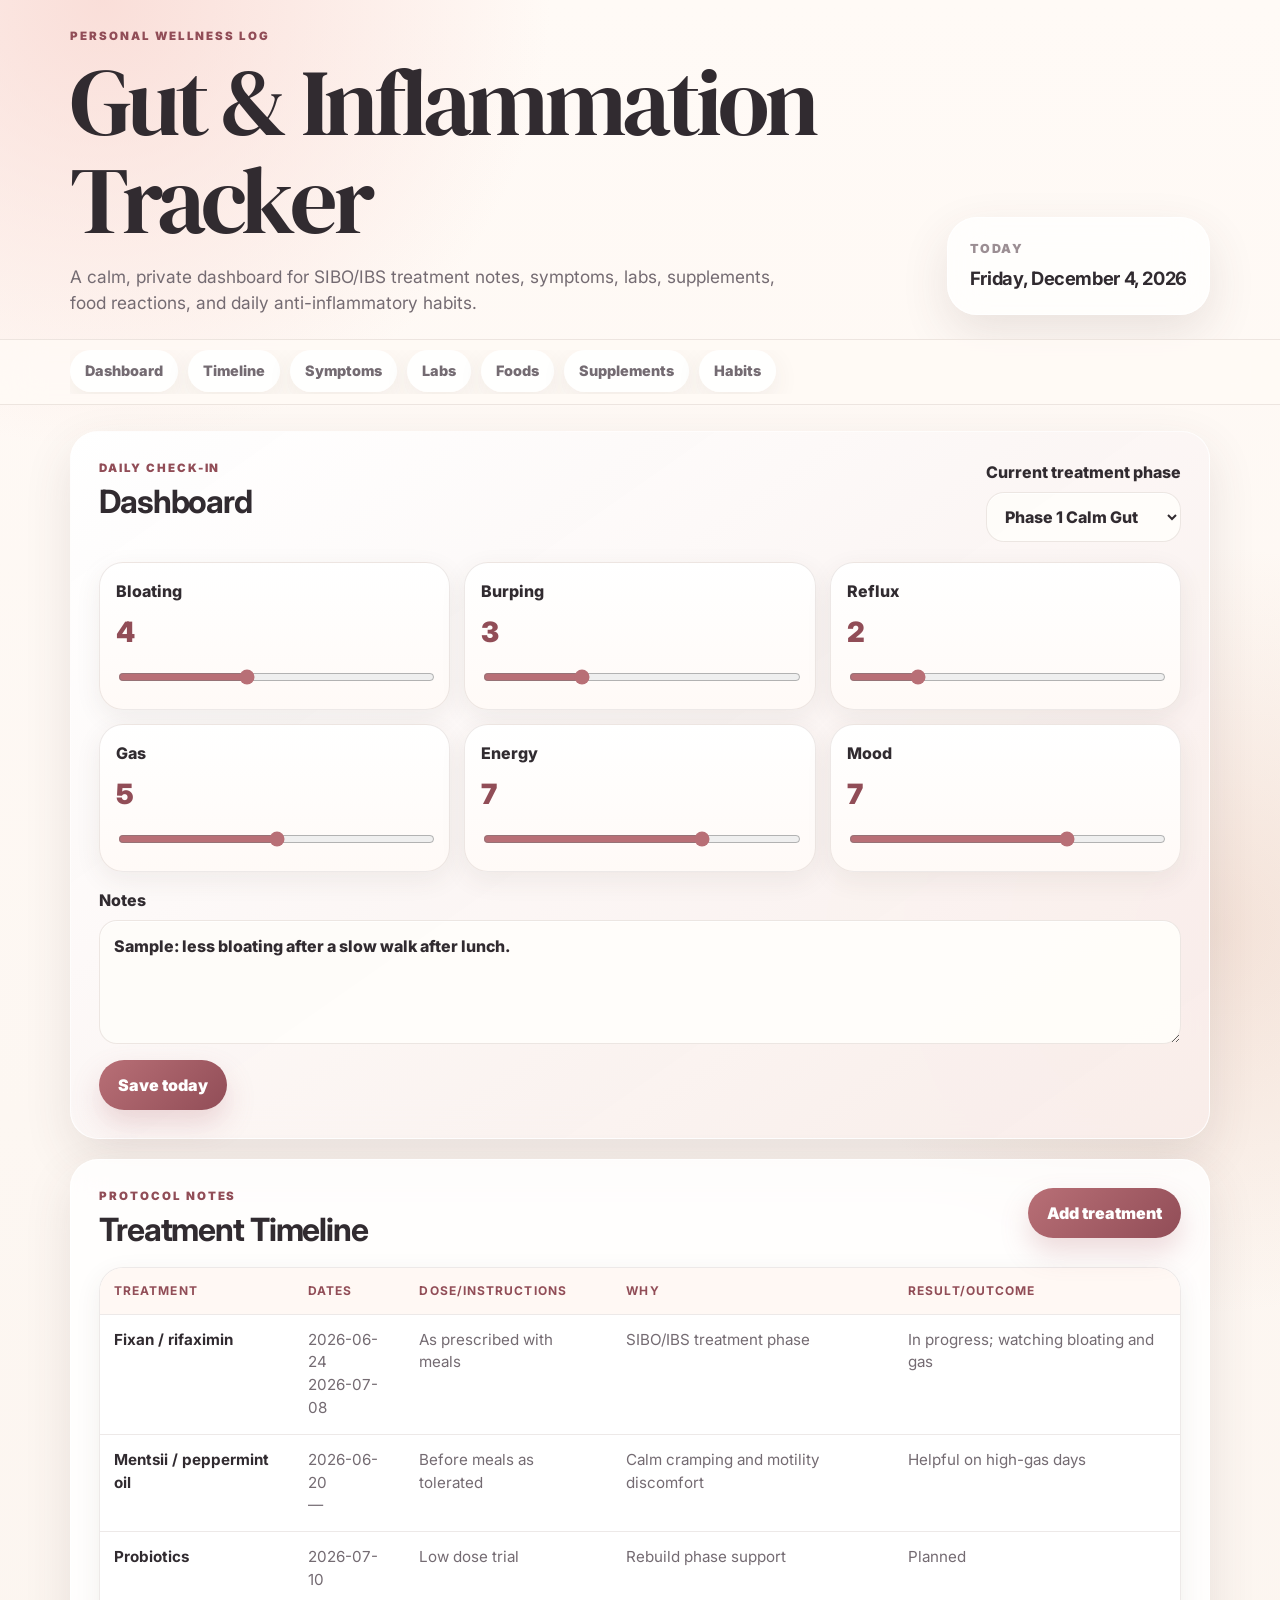
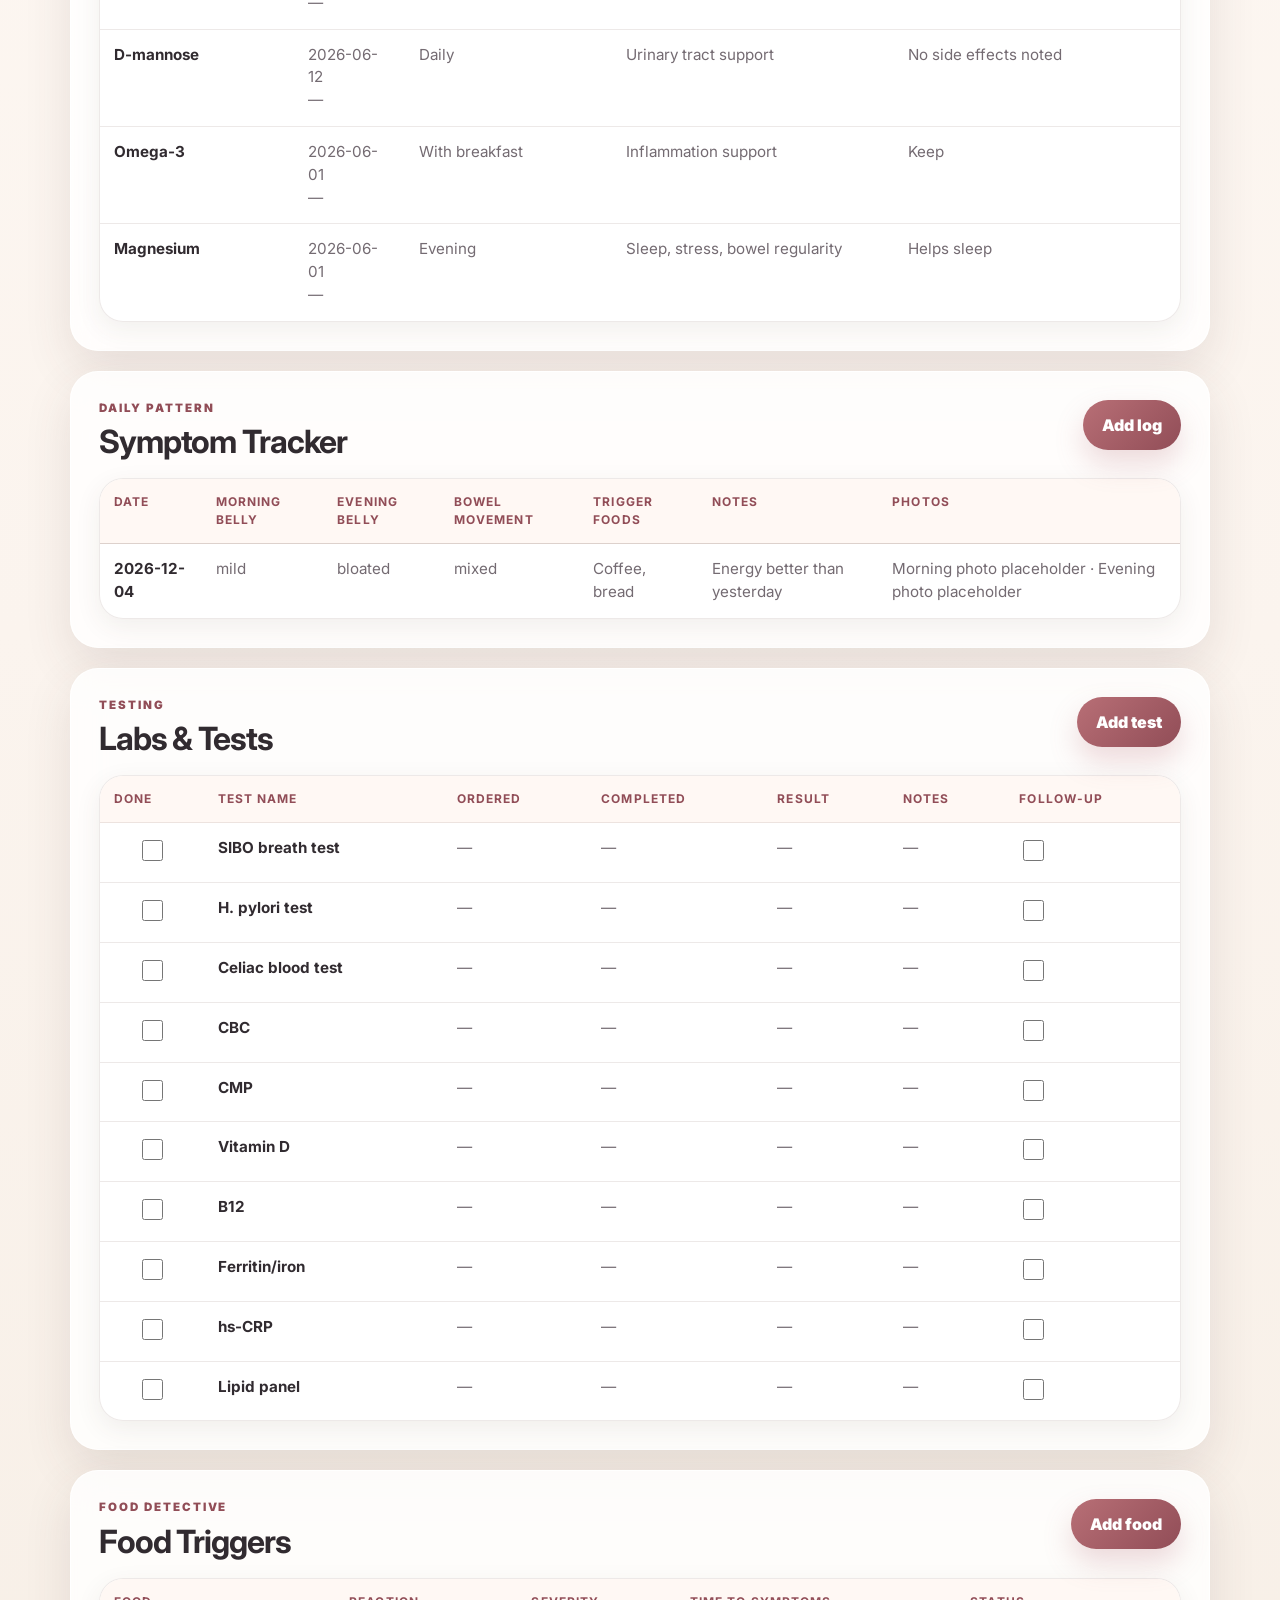
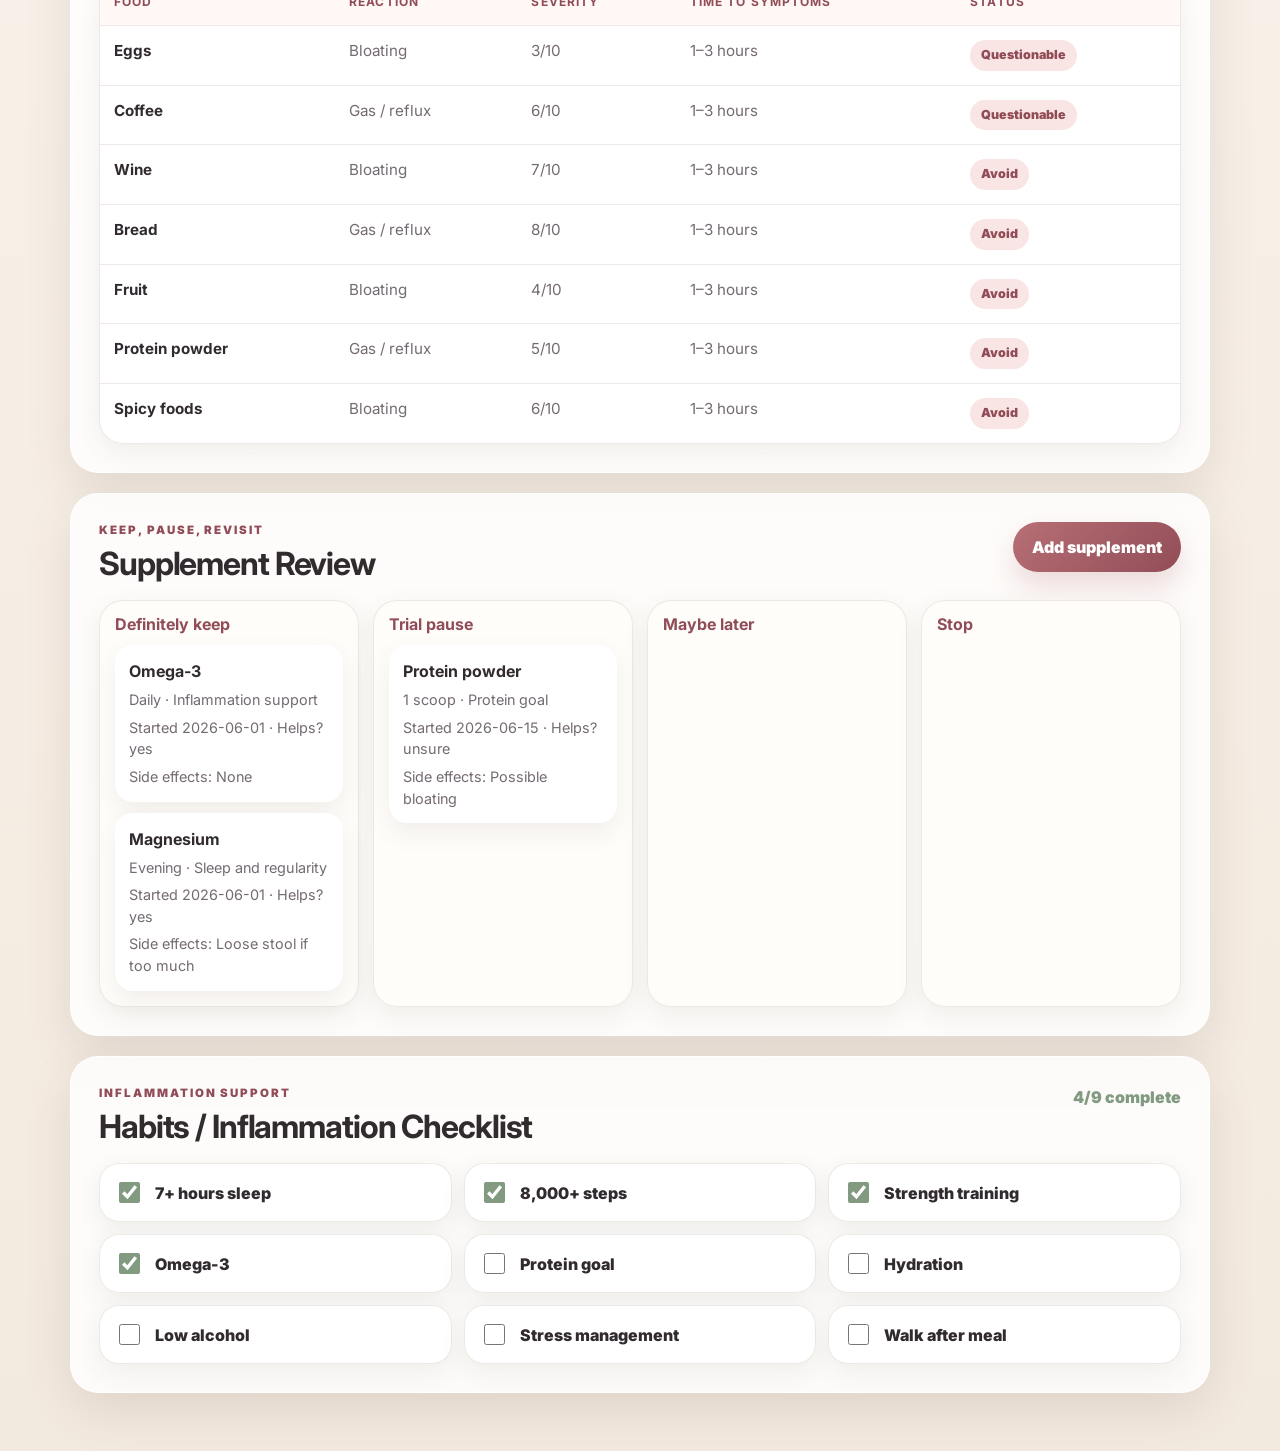
<file: index.html>
<!DOCTYPE html>
<html lang="en">
<head>
  <meta charset="UTF-8" />
  <meta name="viewport" content="width=device-width, initial-scale=1.0" />
  <meta name="description" content="Gut & Inflammation Tracker is a private browser-based dashboard for symptoms, treatments, labs, food triggers, supplements, and daily habits." />
  <title>Gut & Inflammation Tracker</title>
  <link rel="preconnect" href="https://fonts.googleapis.com" />
  <link rel="preconnect" href="https://fonts.gstatic.com" crossorigin />
  <link href="https://fonts.googleapis.com/css2?family=DM+Serif+Display&family=Inter:wght@400;500;600;700;800&display=swap" rel="stylesheet" />
  <link rel="stylesheet" href="styles.css" />
</head>
<body>
  <header class="app-header">
    <div class="container header-content">
      <div>
        <p class="eyebrow">Personal wellness log</p>
        <h1>Gut & Inflammation Tracker</h1>
        <p class="header-copy">A calm, private dashboard for SIBO/IBS treatment notes, symptoms, labs, supplements, food reactions, and daily anti-inflammatory habits.</p>
      </div>
      <div class="date-card" aria-label="Today's date">
        <span>Today</span>
        <strong id="todayDate">Loading…</strong>
      </div>
    </div>
  </header>

  <nav class="section-nav top-tabs" aria-label="Dashboard sections">
    <div class="container nav-scroll">
      <a href="#dashboard">Dashboard</a>
      <a href="#timeline">Timeline</a>
      <a href="#symptoms">Symptoms</a>
      <a href="#labs">Labs</a>
      <a href="#foods">Foods</a>
      <a href="#supplements">Supplements</a>
      <a href="#habits">Habits</a>
    </div>
  </nav>

  <main class="container app-shell">
    <section id="dashboard" class="card hero-dashboard">
      <div class="card-heading">
        <div>
          <p class="eyebrow">Daily check-in</p>
          <h2>Dashboard</h2>
        </div>
        <label class="phase-select">Current treatment phase
          <select id="phaseSelect">
            <option>Phase 1 Calm Gut</option>
            <option>Phase 2 Rebuild</option>
            <option>Phase 3 Optimize</option>
          </select>
        </label>
      </div>
      <form id="todayForm" class="stacked-form">
        <div class="score-grid" id="scoreGrid"></div>
        <label>Notes
          <textarea id="dailyNotes" rows="4" placeholder="Meals, stress, cycle, medications, wins, or anything notable…"></textarea>
        </label>
        <div class="form-actions">
          <button type="submit">Save today</button>
          <span id="saveStatus" role="status" aria-live="polite"></span>
        </div>
      </form>
    </section>

    <section id="timeline" class="card">
      <div class="card-heading">
        <div><p class="eyebrow">Protocol notes</p><h2>Treatment Timeline</h2></div>
        <button class="small-button" data-add="treatments">Add treatment</button>
      </div>
      <div class="table-wrap"><table><thead><tr><th>Treatment</th><th>Dates</th><th>Dose/instructions</th><th>Why</th><th>Result/outcome</th></tr></thead><tbody id="treatmentsRows"></tbody></table></div>
    </section>

    <section id="symptoms" class="card">
      <div class="card-heading">
        <div><p class="eyebrow">Daily pattern</p><h2>Symptom Tracker</h2></div>
        <button class="small-button" data-add="symptoms">Add log</button>
      </div>
      <div class="table-wrap"><table><thead><tr><th>Date</th><th>Morning belly</th><th>Evening belly</th><th>Bowel movement</th><th>Trigger foods</th><th>Notes</th><th>Photos</th></tr></thead><tbody id="symptomsRows"></tbody></table></div>
    </section>

    <section id="labs" class="card">
      <div class="card-heading">
        <div><p class="eyebrow">Testing</p><h2>Labs & Tests</h2></div>
        <button class="small-button" data-add="labs">Add test</button>
      </div>
      <div class="table-wrap"><table><thead><tr><th>Done</th><th>Test name</th><th>Ordered</th><th>Completed</th><th>Result</th><th>Notes</th><th>Follow-up</th></tr></thead><tbody id="labsRows"></tbody></table></div>
    </section>

    <section id="foods" class="card">
      <div class="card-heading">
        <div><p class="eyebrow">Food detective</p><h2>Food Triggers</h2></div>
        <button class="small-button" data-add="foods">Add food</button>
      </div>
      <div class="table-wrap"><table><thead><tr><th>Food</th><th>Reaction</th><th>Severity</th><th>Time to symptoms</th><th>Status</th></tr></thead><tbody id="foodsRows"></tbody></table></div>
    </section>

    <section id="supplements" class="card">
      <div class="card-heading">
        <div><p class="eyebrow">Keep, pause, revisit</p><h2>Supplement Review</h2></div>
        <button class="small-button" data-add="supplements">Add supplement</button>
      </div>
      <div id="supplementBoard" class="supplement-board"></div>
    </section>

    <section id="habits" class="card">
      <div class="card-heading">
        <div><p class="eyebrow">Inflammation support</p><h2>Habits / Inflammation Checklist</h2></div>
        <span class="habit-count" id="habitCount">0/9 complete</span>
      </div>
      <div id="habitGrid" class="habit-grid"></div>
    </section>
  </main>

  <nav class="bottom-tabs" aria-label="Primary app tabs">
    <a href="#dashboard"><span>⌂</span>Dashboard</a>
    <a href="#symptoms"><span>◐</span>Symptoms</a>
    <a href="#timeline"><span>↗</span>Timeline</a>
    <a href="#labs"><span>☑</span>Labs</a>
    <a href="#supplements"><span>✦</span>Supps</a>
  </nav>

  <template id="entryModalTemplate">
    <dialog class="entry-modal">
      <form method="dialog" class="modal-card">
        <div class="card-heading"><h2 id="modalTitle">Add entry</h2><button class="icon-button" value="cancel" aria-label="Close">×</button></div>
        <div id="modalFields" class="modal-fields"></div>
        <button id="modalSave" value="default">Save entry</button>
      </form>
    </dialog>
  </template>

  <script src="app.js"></script>
</body>
</html>
</file>
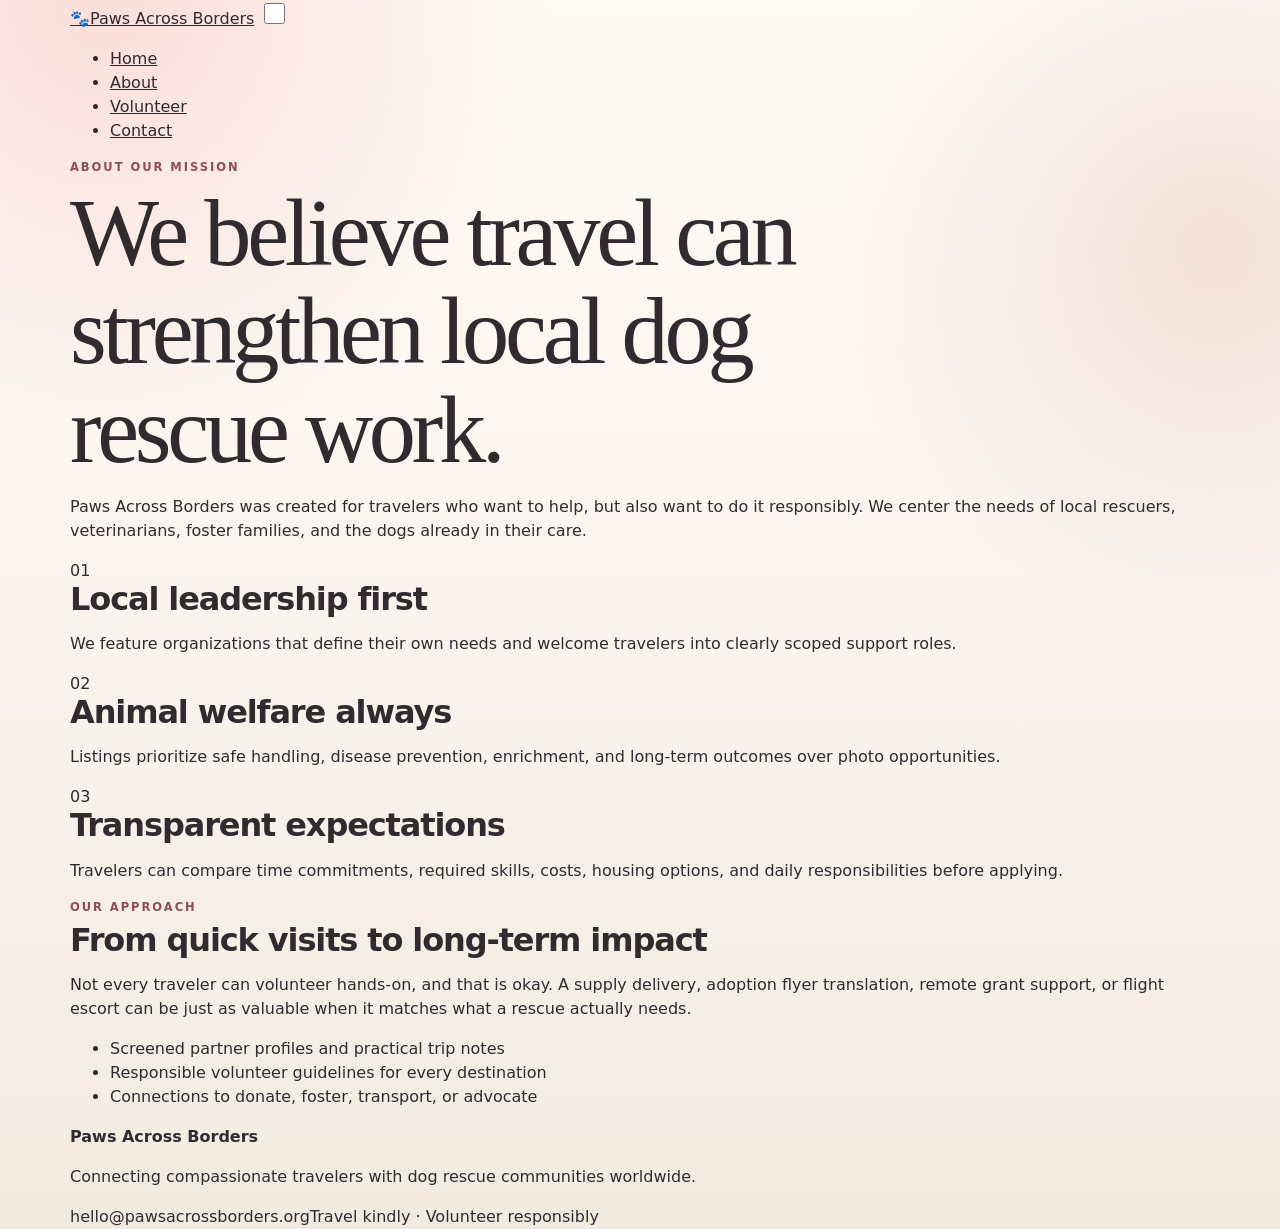
<file: about.html>
<!DOCTYPE html>
<html lang="en">
<head>
  <meta charset="UTF-8" />
  <meta name="viewport" content="width=device-width, initial-scale=1.0" />
  <meta name="description" content="Learn about Paws Across Borders and our responsible approach to dog rescue travel volunteering." />
  <title>About | Paws Across Borders</title>
  <link rel="preconnect" href="https://fonts.googleapis.com" />
  <link rel="preconnect" href="https://fonts.gstatic.com" crossorigin />
  <link href="https://fonts.googleapis.com/css2?family=Nunito:wght@500;700;800;900&family=Source+Sans+3:wght@400;500;600;700&display=swap" rel="stylesheet" />
  <link rel="stylesheet" href="styles.css" />
</head>
<body>
  <header class="site-header">
    <nav class="navbar container" aria-label="Primary navigation">
      <a class="brand" href="index.html"><span class="brand-mark">🐾</span><span>Paws Across Borders</span></a>
      <input class="nav-toggle" type="checkbox" id="nav-toggle" aria-label="Toggle navigation" />
      <label class="nav-toggle-label" for="nav-toggle"><span></span></label>
      <ul class="nav-links">
        <li><a href="index.html">Home</a></li>
        <li><a class="active" href="about.html">About</a></li>
        <li><a href="volunteer.html">Volunteer</a></li>
        <li><a href="contact.html">Contact</a></li>
      </ul>
    </nav>
  </header>

  <main>
    <section class="page-hero section-pad">
      <div class="container narrow">
        <p class="eyebrow">About our mission</p>
        <h1>We believe travel can strengthen local dog rescue work.</h1>
        <p>Paws Across Borders was created for travelers who want to help, but also want to do it responsibly. We center the needs of local rescuers, veterinarians, foster families, and the dogs already in their care.</p>
      </div>
    </section>

    <section class="section-pad">
      <div class="container values-grid">
        <article>
          <span class="number">01</span>
          <h2>Local leadership first</h2>
          <p>We feature organizations that define their own needs and welcome travelers into clearly scoped support roles.</p>
        </article>
        <article>
          <span class="number">02</span>
          <h2>Animal welfare always</h2>
          <p>Listings prioritize safe handling, disease prevention, enrichment, and long-term outcomes over photo opportunities.</p>
        </article>
        <article>
          <span class="number">03</span>
          <h2>Transparent expectations</h2>
          <p>Travelers can compare time commitments, required skills, costs, housing options, and daily responsibilities before applying.</p>
        </article>
      </div>
    </section>

    <section class="section-pad soft-bg">
      <div class="container story-grid">
        <div class="image-frame story-image"></div>
        <div>
          <p class="eyebrow">Our approach</p>
          <h2>From quick visits to long-term impact</h2>
          <p>Not every traveler can volunteer hands-on, and that is okay. A supply delivery, adoption flyer translation, remote grant support, or flight escort can be just as valuable when it matches what a rescue actually needs.</p>
          <ul class="check-list">
            <li>Screened partner profiles and practical trip notes</li>
            <li>Responsible volunteer guidelines for every destination</li>
            <li>Connections to donate, foster, transport, or advocate</li>
          </ul>
        </div>
      </div>
    </section>
  </main>

  <footer class="site-footer">
    <div class="container footer-grid">
      <div><strong>Paws Across Borders</strong><p>Connecting compassionate travelers with dog rescue communities worldwide.</p></div>
      <div><span>hello@pawsacrossborders.org</span><span>Travel kindly · Volunteer responsibly</span></div>
    </div>
  </footer>
</body>
</html>
</file>
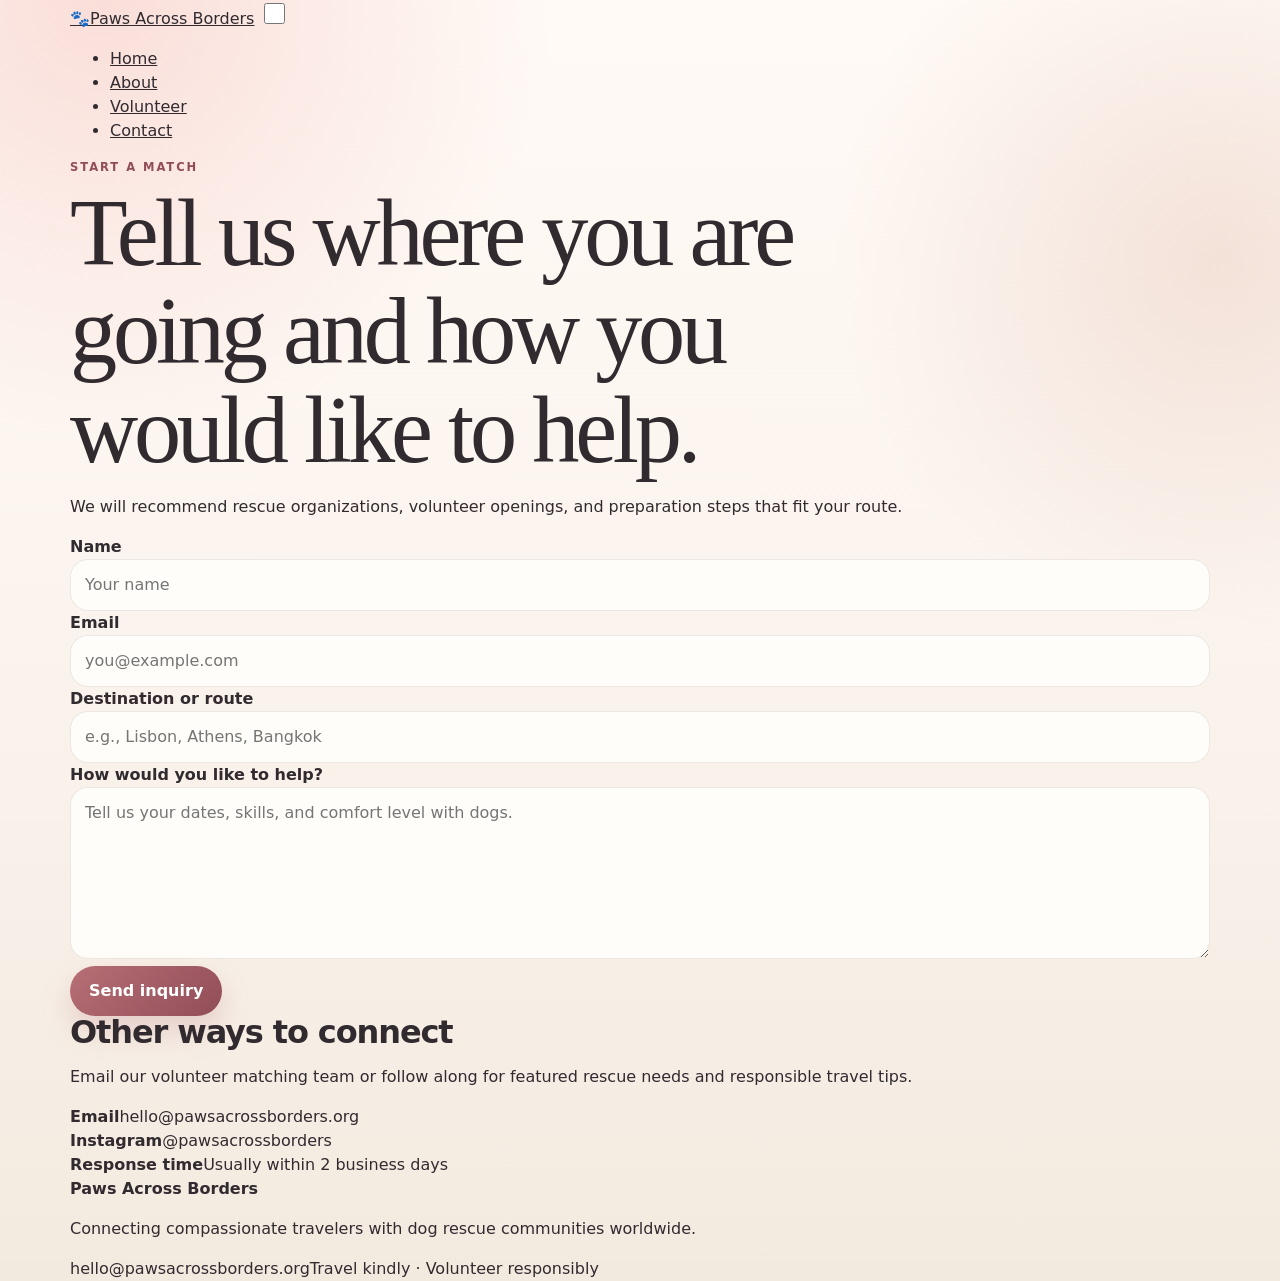
<file: contact.html>
<!DOCTYPE html>
<html lang="en">
<head>
  <meta charset="UTF-8" />
  <meta name="viewport" content="width=device-width, initial-scale=1.0" />
  <meta name="description" content="Contact Paws Across Borders to find dog rescue organizations and volunteer opportunities for your travels." />
  <title>Contact | Paws Across Borders</title>
  <link rel="preconnect" href="https://fonts.googleapis.com" />
  <link rel="preconnect" href="https://fonts.gstatic.com" crossorigin />
  <link href="https://fonts.googleapis.com/css2?family=Nunito:wght@500;700;800;900&family=Source+Sans+3:wght@400;500;600;700&display=swap" rel="stylesheet" />
  <link rel="stylesheet" href="styles.css" />
</head>
<body>
  <header class="site-header">
    <nav class="navbar container" aria-label="Primary navigation">
      <a class="brand" href="index.html"><span class="brand-mark">🐾</span><span>Paws Across Borders</span></a>
      <input class="nav-toggle" type="checkbox" id="nav-toggle" aria-label="Toggle navigation" />
      <label class="nav-toggle-label" for="nav-toggle"><span></span></label>
      <ul class="nav-links">
        <li><a href="index.html">Home</a></li>
        <li><a href="about.html">About</a></li>
        <li><a href="volunteer.html">Volunteer</a></li>
        <li><a class="active" href="contact.html">Contact</a></li>
      </ul>
    </nav>
  </header>

  <main>
    <section class="page-hero section-pad">
      <div class="container narrow">
        <p class="eyebrow">Start a match</p>
        <h1>Tell us where you are going and how you would like to help.</h1>
        <p>We will recommend rescue organizations, volunteer openings, and preparation steps that fit your route.</p>
      </div>
    </section>

    <section class="section-pad">
      <div class="container contact-grid">
        <form class="contact-form" action="#" method="post">
          <label for="name">Name</label>
          <input id="name" name="name" type="text" placeholder="Your name" required />
          <label for="email">Email</label>
          <input id="email" name="email" type="email" placeholder="you@example.com" required />
          <label for="destination">Destination or route</label>
          <input id="destination" name="destination" type="text" placeholder="e.g., Lisbon, Athens, Bangkok" />
          <label for="message">How would you like to help?</label>
          <textarea id="message" name="message" rows="6" placeholder="Tell us your dates, skills, and comfort level with dogs."></textarea>
          <button class="button primary" type="submit">Send inquiry</button>
        </form>
        <aside class="contact-card">
          <h2>Other ways to connect</h2>
          <p>Email our volunteer matching team or follow along for featured rescue needs and responsible travel tips.</p>
          <div class="contact-method"><strong>Email</strong><span>hello@pawsacrossborders.org</span></div>
          <div class="contact-method"><strong>Instagram</strong><span>@pawsacrossborders</span></div>
          <div class="contact-method"><strong>Response time</strong><span>Usually within 2 business days</span></div>
        </aside>
      </div>
    </section>
  </main>

  <footer class="site-footer">
    <div class="container footer-grid">
      <div><strong>Paws Across Borders</strong><p>Connecting compassionate travelers with dog rescue communities worldwide.</p></div>
      <div><span>hello@pawsacrossborders.org</span><span>Travel kindly · Volunteer responsibly</span></div>
    </div>
  </footer>
</body>
</html>
</file>
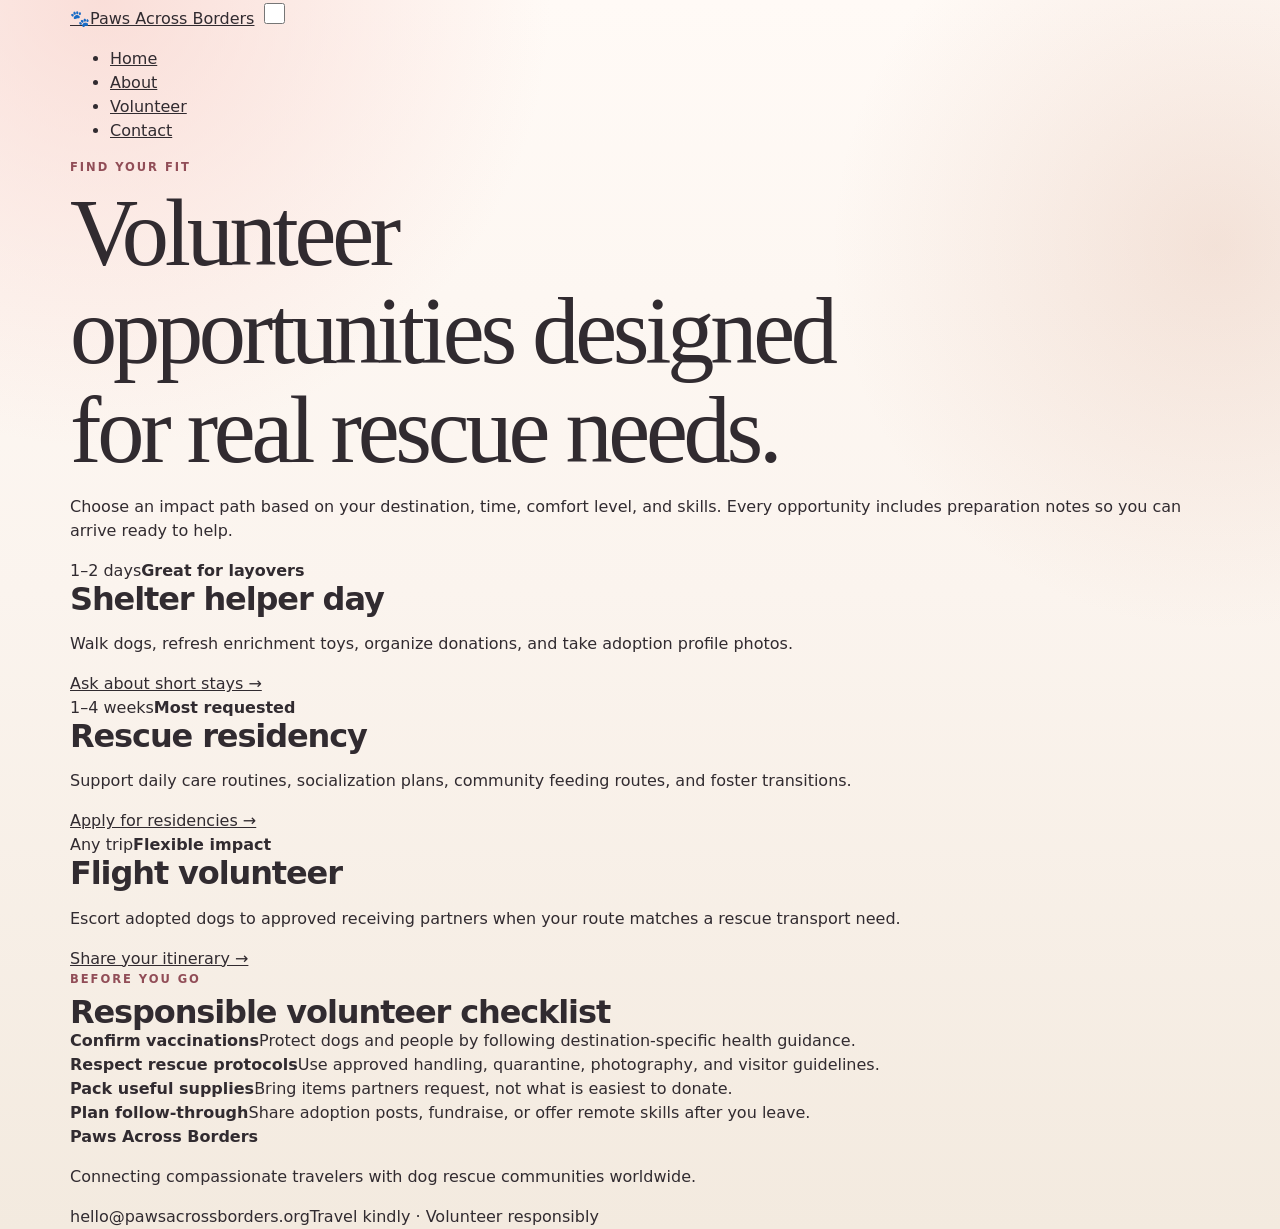
<file: volunteer.html>
<!DOCTYPE html>
<html lang="en">
<head>
  <meta charset="UTF-8" />
  <meta name="viewport" content="width=device-width, initial-scale=1.0" />
  <meta name="description" content="Explore global dog rescue volunteer opportunities for travelers through Paws Across Borders." />
  <title>Volunteer | Paws Across Borders</title>
  <link rel="preconnect" href="https://fonts.googleapis.com" />
  <link rel="preconnect" href="https://fonts.gstatic.com" crossorigin />
  <link href="https://fonts.googleapis.com/css2?family=Nunito:wght@500;700;800;900&family=Source+Sans+3:wght@400;500;600;700&display=swap" rel="stylesheet" />
  <link rel="stylesheet" href="styles.css" />
</head>
<body>
  <header class="site-header">
    <nav class="navbar container" aria-label="Primary navigation">
      <a class="brand" href="index.html"><span class="brand-mark">🐾</span><span>Paws Across Borders</span></a>
      <input class="nav-toggle" type="checkbox" id="nav-toggle" aria-label="Toggle navigation" />
      <label class="nav-toggle-label" for="nav-toggle"><span></span></label>
      <ul class="nav-links">
        <li><a href="index.html">Home</a></li>
        <li><a href="about.html">About</a></li>
        <li><a class="active" href="volunteer.html">Volunteer</a></li>
        <li><a href="contact.html">Contact</a></li>
      </ul>
    </nav>
  </header>

  <main>
    <section class="page-hero section-pad">
      <div class="container narrow">
        <p class="eyebrow">Find your fit</p>
        <h1>Volunteer opportunities designed for real rescue needs.</h1>
        <p>Choose an impact path based on your destination, time, comfort level, and skills. Every opportunity includes preparation notes so you can arrive ready to help.</p>
      </div>
    </section>

    <section class="section-pad">
      <div class="container opportunity-grid">
        <article class="opportunity-card">
          <div class="card-top"><span>1–2 days</span><strong>Great for layovers</strong></div>
          <h2>Shelter helper day</h2>
          <p>Walk dogs, refresh enrichment toys, organize donations, and take adoption profile photos.</p>
          <a href="contact.html">Ask about short stays →</a>
        </article>
        <article class="opportunity-card featured">
          <div class="card-top"><span>1–4 weeks</span><strong>Most requested</strong></div>
          <h2>Rescue residency</h2>
          <p>Support daily care routines, socialization plans, community feeding routes, and foster transitions.</p>
          <a href="contact.html">Apply for residencies →</a>
        </article>
        <article class="opportunity-card">
          <div class="card-top"><span>Any trip</span><strong>Flexible impact</strong></div>
          <h2>Flight volunteer</h2>
          <p>Escort adopted dogs to approved receiving partners when your route matches a rescue transport need.</p>
          <a href="contact.html">Share your itinerary →</a>
        </article>
      </div>
    </section>

    <section class="section-pad soft-bg">
      <div class="container">
        <div class="section-heading">
          <p class="eyebrow">Before you go</p>
          <h2>Responsible volunteer checklist</h2>
        </div>
        <div class="check-grid">
          <div><strong>Confirm vaccinations</strong><span>Protect dogs and people by following destination-specific health guidance.</span></div>
          <div><strong>Respect rescue protocols</strong><span>Use approved handling, quarantine, photography, and visitor guidelines.</span></div>
          <div><strong>Pack useful supplies</strong><span>Bring items partners request, not what is easiest to donate.</span></div>
          <div><strong>Plan follow-through</strong><span>Share adoption posts, fundraise, or offer remote skills after you leave.</span></div>
        </div>
      </div>
    </section>
  </main>

  <footer class="site-footer">
    <div class="container footer-grid">
      <div><strong>Paws Across Borders</strong><p>Connecting compassionate travelers with dog rescue communities worldwide.</p></div>
      <div><span>hello@pawsacrossborders.org</span><span>Travel kindly · Volunteer responsibly</span></div>
    </div>
  </footer>
</body>
</html>
</file>
<file: styles.css>
:root {
  --ink: #312b30;
  --muted: #746b72;
  --soft-muted: #9b8e93;
  --rose: #b86f76;
  --rose-dark: #914d57;
  --rose-light: #f9e5e3;
  --sage: #819a80;
  --clay: #d7a48c;
  --cream: #fffaf6;
  --blush: #f8ece9;
  --oat: #f3eadf;
  --white: #ffffff;
  --line: rgba(113, 83, 76, 0.13);
  --shadow: 0 18px 48px rgba(80, 58, 55, 0.12);
  --soft-shadow: 0 8px 26px rgba(80, 58, 55, 0.08);
  --radius: 28px;
}

* { box-sizing: border-box; }
html { scroll-behavior: smooth; }
body {
  margin: 0;
  color: var(--ink);
  background:
    radial-gradient(circle at 8% 0%, rgba(248, 213, 207, 0.75), transparent 28rem),
    radial-gradient(circle at 95% 20%, rgba(215, 164, 140, 0.26), transparent 24rem),
    linear-gradient(180deg, var(--cream), #fbf4ee 48%, var(--oat));
  font-family: Inter, system-ui, -apple-system, BlinkMacSystemFont, "Segoe UI", sans-serif;
  line-height: 1.5;
  -webkit-font-smoothing: antialiased;
}

button, input, textarea, select { font: inherit; }
button { border: 0; cursor: pointer; }
a { color: inherit; }
.container { width: min(1140px, calc(100% - 32px)); margin: 0 auto; }

.app-header { padding: max(28px, env(safe-area-inset-top)) 0 24px; }
.header-content { display: grid; grid-template-columns: 1fr auto; gap: 24px; align-items: end; }
.eyebrow { margin: 0 0 8px; color: var(--rose-dark); font-size: .72rem; font-weight: 900; letter-spacing: .17em; text-transform: uppercase; }
h1, h2, h3 { margin: 0; line-height: 1.04; }
h1 { max-width: 780px; font-family: "DM Serif Display", Georgia, serif; font-size: clamp(2.75rem, 9vw, 5.9rem); font-weight: 400; letter-spacing: -.045em; }
h2 { font-size: clamp(1.35rem, 4vw, 2rem); letter-spacing: -.035em; }
h3 { font-size: 1rem; }
.header-copy { max-width: 710px; margin: 14px 0 0; color: var(--muted); font-size: 1.08rem; }
.date-card { min-width: 200px; padding: 22px; border: 1px solid rgba(255,255,255,.85); border-radius: 30px; background: rgba(255,255,255,.72); box-shadow: var(--shadow); backdrop-filter: blur(18px); }
.date-card span, .date-card strong { display: block; }
.date-card span { color: var(--soft-muted); font-size: .78rem; font-weight: 900; text-transform: uppercase; letter-spacing: .12em; }
.date-card strong { margin-top: 6px; font-size: 1.15rem; letter-spacing: -.02em; }

.section-nav { position: sticky; top: 0; z-index: 5; padding: 10px 0; background: rgba(255, 250, 246, .82); border-block: 1px solid var(--line); backdrop-filter: blur(20px); }
.nav-scroll { display: flex; gap: 10px; overflow-x: auto; padding-bottom: 2px; scrollbar-width: none; }
.nav-scroll::-webkit-scrollbar { display: none; }
.nav-scroll a { flex: 0 0 auto; padding: 10px 15px; border-radius: 999px; color: var(--muted); background: rgba(255,255,255,.86); box-shadow: var(--soft-shadow); font-size: .9rem; font-weight: 850; text-decoration: none; }
.nav-scroll a:hover { color: var(--rose-dark); background: var(--rose-light); }

.app-shell { display: grid; gap: 20px; padding: 26px 0 58px; }
.card { padding: clamp(18px, 4vw, 28px); border: 1px solid rgba(255,255,255,.82); border-radius: var(--radius); background: rgba(255,255,255,.82); box-shadow: var(--shadow); backdrop-filter: blur(16px); }
.hero-dashboard { background: linear-gradient(145deg, rgba(255,255,255,.94), rgba(248,236,233,.92)); }
.card-heading { display: flex; justify-content: space-between; align-items: flex-start; gap: 16px; margin-bottom: 20px; }
.stacked-form, .modal-fields { display: grid; gap: 16px; }
label { display: grid; gap: 8px; color: var(--ink); font-weight: 800; }
input, textarea, select {
  width: 100%;
  min-height: 48px;
  border: 1px solid var(--line);
  border-radius: 18px;
  padding: 13px 14px;
  color: var(--ink);
  background: rgba(255,253,250,.95);
  box-shadow: inset 0 1px 0 rgba(255,255,255,.8);
}
textarea { resize: vertical; }
input:focus, textarea:focus, select:focus { outline: 4px solid rgba(184,111,118,.18); border-color: var(--rose); }
.score-grid { display: grid; grid-template-columns: repeat(3, 1fr); gap: 14px; }
.score-card { padding: 16px; border: 1px solid var(--line); border-radius: 24px; background: linear-gradient(180deg, white, #fffaf7); box-shadow: var(--soft-shadow); }
.score-card output { color: var(--rose-dark); font-size: 1.75rem; font-weight: 900; letter-spacing: -.04em; }
input[type="range"] { min-height: 28px; padding: 0; accent-color: var(--rose); box-shadow: none; }
.form-actions { display: flex; align-items: center; gap: 12px; flex-wrap: wrap; }
button, .small-button { min-height: 48px; padding: 13px 19px; border-radius: 999px; color: white; background: linear-gradient(135deg, var(--rose), var(--rose-dark)); font-weight: 900; box-shadow: 0 14px 28px rgba(184,111,118,.25); transition: transform .18s ease, box-shadow .18s ease; }
button:hover, .small-button:hover { transform: translateY(-1px); box-shadow: 0 18px 34px rgba(184,111,118,.3); }
.small-button { white-space: nowrap; }
#saveStatus { color: var(--sage); font-weight: 900; }

.table-wrap { overflow-x: auto; border: 1px solid var(--line); border-radius: 24px; background: rgba(255,255,255,.88); box-shadow: var(--soft-shadow); }
table { width: 100%; min-width: 760px; border-collapse: collapse; }
th, td { padding: 14px; border-bottom: 1px solid var(--line); text-align: left; vertical-align: top; }
th { color: var(--rose-dark); font-size: .75rem; letter-spacing: .09em; text-transform: uppercase; background: #fff8f4; }
td { color: var(--muted); font-size: .95rem; }
td strong { color: var(--ink); }
tr:last-child td { border-bottom: 0; }
.badge { display: inline-flex; padding: 6px 11px; border-radius: 999px; color: var(--rose-dark); background: var(--rose-light); font-size: .78rem; font-weight: 900; text-transform: capitalize; }
.checkbox-cell { text-align: center; }
input[type="checkbox"] { width: 21px; height: 21px; min-height: 21px; accent-color: var(--sage); box-shadow: none; }

.supplement-board { display: grid; grid-template-columns: repeat(4, 1fr); gap: 14px; }
.supplement-column { min-height: 172px; padding: 15px; border: 1px solid var(--line); border-radius: 24px; background: rgba(255,253,250,.9); box-shadow: var(--soft-shadow); }
.supplement-column h3 { margin-bottom: 12px; color: var(--rose-dark); }
.supplement-card { margin-top: 11px; padding: 14px; border-radius: 18px; background: white; box-shadow: 0 10px 24px rgba(80,58,55,.08); }
.supplement-card p { margin: 6px 0 0; color: var(--muted); font-size: .9rem; }

.habit-grid { display: grid; grid-template-columns: repeat(3, 1fr); gap: 12px; }
.habit-tile { display: flex; align-items: center; gap: 12px; padding: 15px; border: 1px solid var(--line); border-radius: 20px; background: white; box-shadow: var(--soft-shadow); font-weight: 850; }
.habit-count { color: var(--sage); font-weight: 900; }

.bottom-tabs { display: none; }
.entry-modal { width: min(620px, calc(100% - 26px)); border: 0; border-radius: var(--radius); padding: 0; background: transparent; }
.entry-modal::backdrop { background: rgba(51,47,53,.35); backdrop-filter: blur(4px); }
.modal-card { padding: 20px; border-radius: var(--radius); background: var(--cream); box-shadow: var(--shadow); }
.icon-button { width: 42px; height: 42px; min-height: 42px; padding: 0; background: var(--ink); }

@media (max-width: 820px) {
  body { padding-bottom: calc(82px + env(safe-area-inset-bottom)); }
  .top-tabs { display: none; }
  .container { width: min(100% - 28px, 1140px); }
  .app-header { padding-bottom: 16px; }
  .header-content, .score-grid, .supplement-board, .habit-grid { grid-template-columns: 1fr; }
  .header-copy { font-size: 1rem; }
  .date-card { min-width: 0; padding: 18px; }
  .app-shell { gap: 16px; padding-top: 10px; }
  .card { border-radius: 26px; }
  .card-heading { flex-direction: column; margin-bottom: 16px; }
  .phase-select, .small-button { width: 100%; }
  .small-button { text-align: center; }
  table { min-width: 680px; }
  .bottom-tabs {
    position: fixed;
    left: 12px;
    right: 12px;
    bottom: max(10px, env(safe-area-inset-bottom));
    z-index: 20;
    display: grid;
    grid-template-columns: repeat(5, 1fr);
    gap: 4px;
    padding: 8px;
    border: 1px solid rgba(255,255,255,.86);
    border-radius: 28px;
    background: rgba(255, 250, 246, .9);
    box-shadow: 0 18px 50px rgba(80, 58, 55, 0.2);
    backdrop-filter: blur(22px);
  }
  .bottom-tabs a {
    display: flex;
    flex-direction: column;
    align-items: center;
    justify-content: center;
    gap: 3px;
    min-height: 56px;
    border-radius: 21px;
    color: var(--muted);
    font-size: .68rem;
    font-weight: 900;
    text-decoration: none;
  }
  .bottom-tabs a:active, .bottom-tabs a:hover { color: var(--rose-dark); background: var(--rose-light); }
  .bottom-tabs span { font-size: 1.15rem; line-height: 1; }
}

@media (max-width: 520px) {
  .container { width: min(100% - 22px, 1140px); }
  .app-header { padding-top: max(24px, env(safe-area-inset-top)); }
  h1 { font-size: clamp(2.55rem, 13vw, 3.8rem); }
  h2 { font-size: 1.45rem; }
  .card { padding: 17px; }
  .score-card { padding: 15px; }
  th, td { padding: 12px; }
}
</file>
